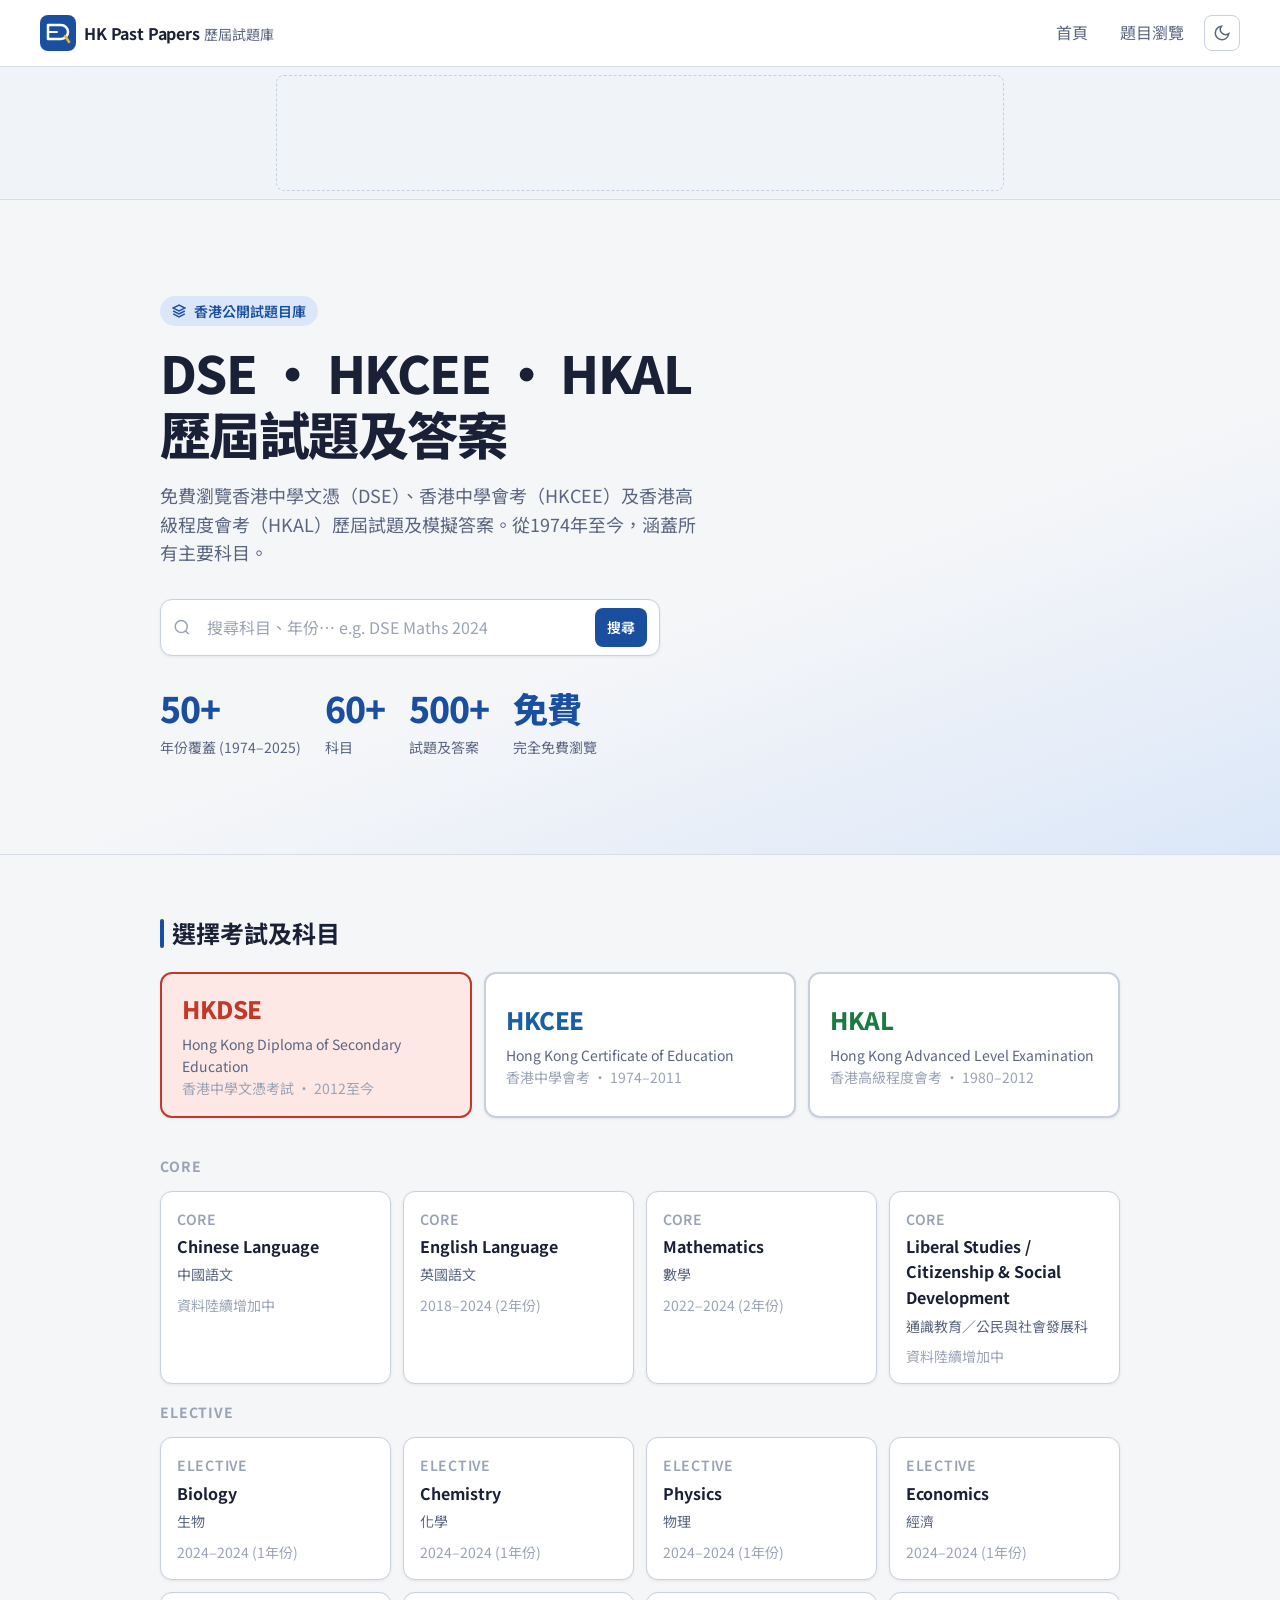
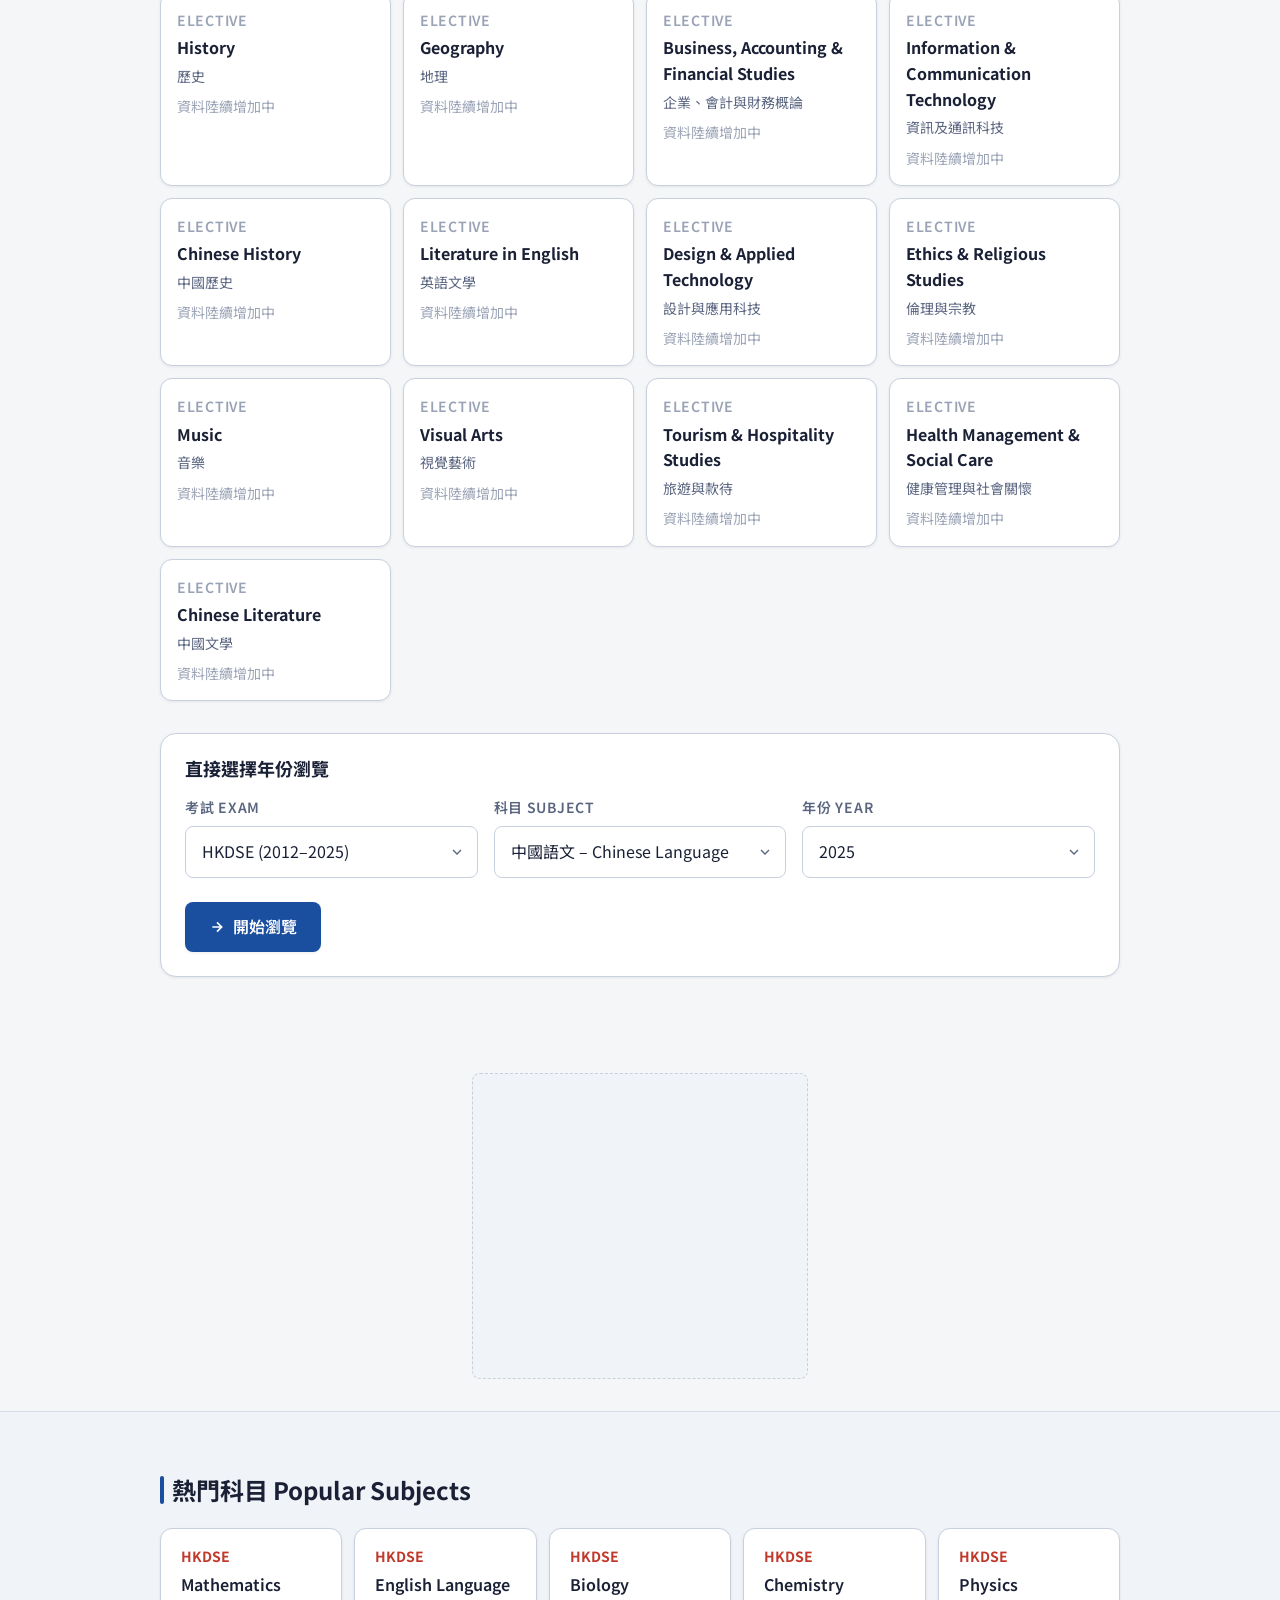
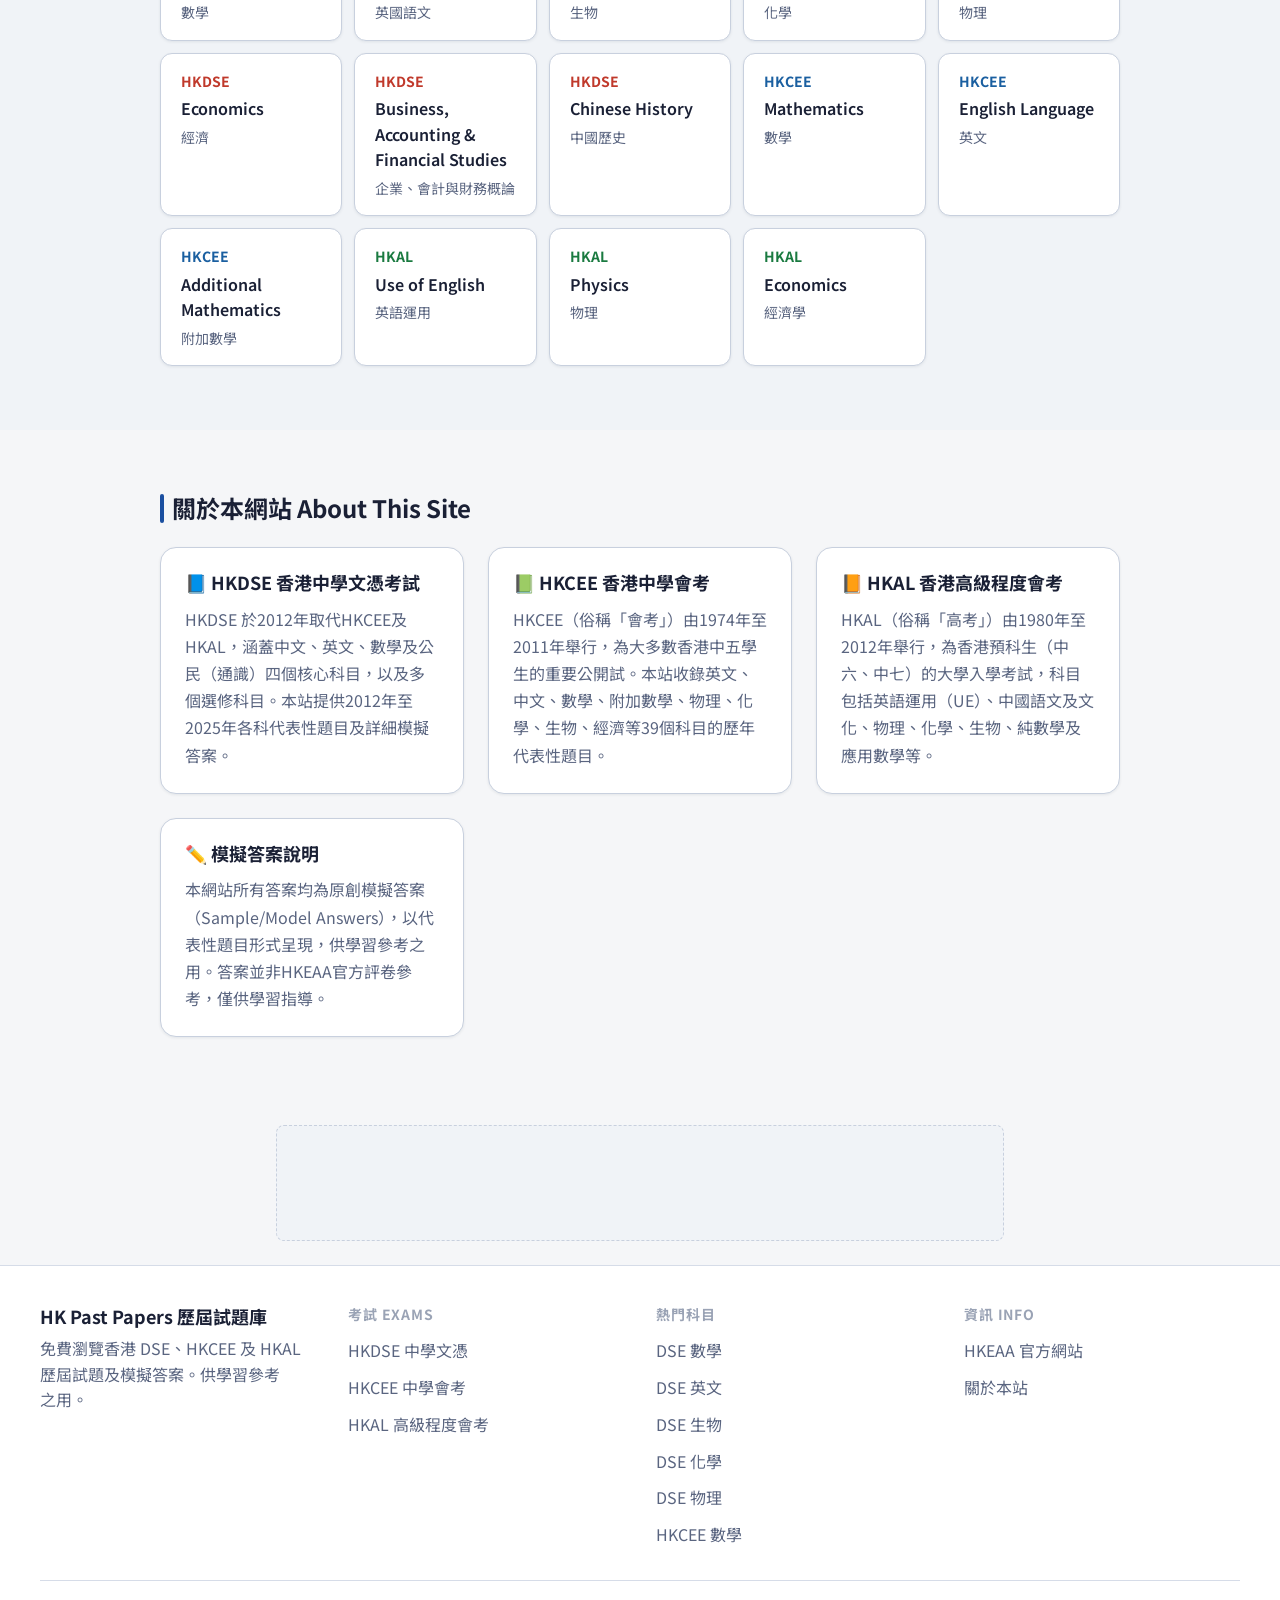
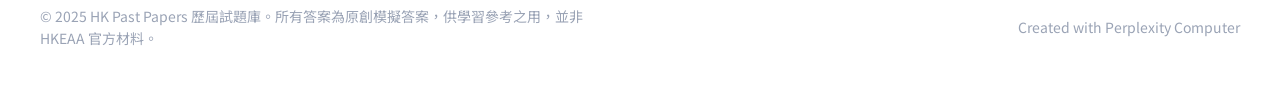
<file: index.html>
<!DOCTYPE html>
<html lang="zh-Hant" data-theme="light">
<head>
<!--
   ______                            __
  / ____/___  ____ ___  ____  __  __/ /____  _____
 / /   / __ \/ __ `__ \/ __ \/ / / / __/ _ \/ ___/
/ /___/ /_/ / / / / / / /_/ / /_/ / /_/  __/ /
\____/\____/_/ /_/ /_/ .___/\__,_/\__/\___/_/
                    /_/
        Created with Perplexity Computer
        https://www.perplexity.ai/computer
-->
<meta name="generator" content="Perplexity Computer">
<meta name="author" content="Perplexity Computer">
<meta property="og:see_also" content="https://www.perplexity.ai/computer">
<link rel="author" href="https://www.perplexity.ai/computer">
<meta charset="UTF-8">
<meta name="viewport" content="width=device-width, initial-scale=1.0">
<title>DSE Past Papers 歷屆試題 | HKDSE HKCEE HKAL 試題庫及模擬答案</title>
<meta name="description" content="免費瀏覽香港DSE、HKCEE（會考）及HKAL（高考）歷屆試題及模擬答案。涵蓋1974年至今，中、英、數、物、化、生、經濟等所有科目。Free online HK DSE HKCEE HKAL past papers with model answers.">
<meta name="keywords" content="DSE past paper, HKCEE past paper, HKAL past paper, 香港會考, 香港高考, 香港中學文憑, 歷屆試題, 試題答案, 模擬答案, maths past paper, physics past paper, chemistry past paper, biology past paper, economics DSE">
<meta property="og:title" content="DSE Past Papers 歷屆試題庫 – HKDSE HKCEE HKAL">
<meta property="og:description" content="免費瀏覽香港DSE、HKCEE及HKAL歷屆試題及模擬答案。涵蓋1974年至今所有主要科目。">
<meta property="og:type" content="website">
<meta name="robots" content="index, follow">
<link rel="canonical" href="./index.html">

<!-- Structured Data for Google -->
<script type="application/ld+json">
{
  "@context": "https://schema.org",
  "@type": "WebSite",
  "name": "HK Past Papers 香港試題庫",
  "description": "Hong Kong DSE HKCEE HKAL past papers database with model answers",
  "url": "./",
  "inLanguage": ["zh-Hant", "en"],
  "creator": {"@type": "SoftwareApplication", "name": "Perplexity Computer", "url": "https://www.perplexity.ai/computer"},
  "potentialAction": {
    "@type": "SearchAction",
    "target": "./viewer.html?q={search_term_string}",
    "query-input": "required name=search_term_string"
  }
}
</script>

<link rel="preconnect" href="https://fonts.googleapis.com">
<link rel="preconnect" href="https://fonts.gstatic.com" crossorigin>
<link href="https://fonts.googleapis.com/css2?family=Inter:wght@400;500;600;700;800&family=Noto+Sans+TC:wght@400;500;700;900&display=swap" rel="stylesheet">
<link rel="stylesheet" href="./base.css">
<link rel="stylesheet" href="./style.css">

<!-- Google AdSense — replace with your actual publisher ID -->
<script async src="https://pagead2.googlesyndication.com/pagead/js/adsbygoogle.js?client=ca-pub-5270399758709907" crossorigin="anonymous"></script>
</head>
<body>

<!-- Skip link -->
<a href="#main" class="sr-only" style="position:fixed;top:var(--space-4);left:var(--space-4);background:var(--color-primary);color:white;padding:var(--space-2) var(--space-4);border-radius:var(--radius-md);z-index:999;text-decoration:none;font-size:var(--text-sm)">跳至主要內容</a>

<!-- ── HEADER ── -->
<header class="site-header" role="banner">
  <div class="container nav-inner">
    <a href="./index.html" class="site-logo" aria-label="DSE Past Papers 首頁">
      <svg width="36" height="36" viewBox="0 0 36 36" fill="none" aria-hidden="true">
        <rect width="36" height="36" rx="8" fill="#1a4fa0"/>
        <path d="M8 10h13a7 7 0 0 1 0 14H8z" fill="none" stroke="white" stroke-width="2.5" stroke-linejoin="round"/>
        <path d="M8 17h9" stroke="white" stroke-width="2" stroke-linecap="round"/>
        <line x1="25" y1="21" x2="29" y2="27" stroke="#f0b030" stroke-width="2.5" stroke-linecap="round"/>
      </svg>
      <div>
        <span class="logo-text">HK Past Papers</span>
        <span class="logo-sub">歷屆試題庫</span>
      </div>
    </a>
    <nav class="nav-actions" aria-label="主導航">
      <a href="./index.html" style="font-size:var(--text-sm);color:var(--color-text-muted);text-decoration:none;padding:var(--space-2) var(--space-3);" aria-current="page">首頁</a>
      <a href="./viewer.html" style="font-size:var(--text-sm);color:var(--color-text-muted);text-decoration:none;padding:var(--space-2) var(--space-3);">題目瀏覽</a>
      <button class="btn-theme" data-theme-toggle aria-label="切換深色/淺色模式">
        <svg width="18" height="18" viewBox="0 0 24 24" fill="none" stroke="currentColor" stroke-width="2" aria-hidden="true"><path d="M21 12.79A9 9 0 1 1 11.21 3 7 7 0 0 0 21 12.79z"/></svg>
      </button>
    </nav>
  </div>
</header>

<!-- ── TOP AD (Leaderboard 728×90) ── -->
<div style="background:var(--color-surface-2);border-bottom:1px solid var(--color-divider);">
  <div class="container" style="padding-block:var(--space-2);">
    <div class="ad-banner ad-banner--wide" style="max-width:728px;margin-inline:auto;" aria-label="廣告">
      <!-- Google AdSense: Leaderboard 728x90 -->
      <ins class="adsbygoogle" style="display:inline-block;width:728px;height:90px" data-ad-client="ca-pub-5270399758709907" data-ad-slot="4778893073"></ins>
          <script>(adsbygoogle = window.adsbygoogle || []).push({});</script>
    </div>
  </div>
</div>

<main id="main">

  <!-- ── HERO ── -->
  <section class="hero" aria-labelledby="hero-heading">
    <div class="container--narrow">
      <div class="hero-badge">
        <svg width="14" height="14" viewBox="0 0 24 24" fill="none" stroke="currentColor" stroke-width="2.5" aria-hidden="true"><path d="M12 2L2 7l10 5 10-5-10-5zM2 17l10 5 10-5M2 12l10 5 10-5"/></svg>
        香港公開試題目庫
      </div>
      <h1 id="hero-heading">DSE · HKCEE · HKAL<br>歷屆試題及答案</h1>
      <p class="hero-sub">免費瀏覽香港中學文憑（DSE）、香港中學會考（HKCEE）及香港高級程度會考（HKAL）歷屆試題及模擬答案。從1974年至今，涵蓋所有主要科目。</p>

      <!-- Search -->
      <form class="search-bar" action="./viewer.html" method="get" role="search" aria-label="搜尋試題">
        <svg width="18" height="18" viewBox="0 0 24 24" fill="none" stroke="var(--color-text-faint)" stroke-width="2" style="flex-shrink:0" aria-hidden="true"><circle cx="11" cy="11" r="8"/><path d="m21 21-4.35-4.35"/></svg>
        <input class="search-input" type="search" name="q" placeholder="搜尋科目、年份… e.g. DSE Maths 2024" aria-label="搜尋試題">
        <button class="search-btn" type="submit">搜尋</button>
      </form>

      <div class="hero-stats" aria-label="網站統計">
        <div class="stat"><span class="stat-num">50+</span><span class="stat-label">年份覆蓋 (1974–2025)</span></div>
        <div class="stat"><span class="stat-num">60+</span><span class="stat-label">科目</span></div>
        <div class="stat"><span class="stat-num">500+</span><span class="stat-label">試題及答案</span></div>
        <div class="stat"><span class="stat-num">免費</span><span class="stat-label">完全免費瀏覽</span></div>
      </div>
    </div>
  </section>

  <!-- ── EXAM SELECTOR ── -->
  <section class="selector-section" id="selector" aria-labelledby="selector-heading">
    <div class="container--narrow">
      <h2 class="section-title" id="selector-heading">選擇考試及科目</h2>

      <!-- Exam type tabs -->
      <div class="exam-tabs" role="tablist" aria-label="考試種類">
        <button class="exam-tab active" role="tab" aria-selected="true" aria-controls="subjects-panel" data-exam="dse" id="tab-dse">
          <span class="exam-tab-label">HKDSE</span>
          <span class="exam-tab-name">Hong Kong Diploma of Secondary Education</span>
          <span class="exam-tab-cn">香港中學文憑考試 · 2012至今</span>
        </button>
        <button class="exam-tab" role="tab" aria-selected="false" aria-controls="subjects-panel" data-exam="hkcee" id="tab-hkcee">
          <span class="exam-tab-label">HKCEE</span>
          <span class="exam-tab-name">Hong Kong Certificate of Education</span>
          <span class="exam-tab-cn">香港中學會考 · 1974–2011</span>
        </button>
        <button class="exam-tab" role="tab" aria-selected="false" aria-controls="subjects-panel" data-exam="hkal" id="tab-hkal">
          <span class="exam-tab-label">HKAL</span>
          <span class="exam-tab-name">Hong Kong Advanced Level Examination</span>
          <span class="exam-tab-cn">香港高級程度會考 · 1980–2012</span>
        </button>
      </div>

      <!-- Subject grid -->
      <div id="subjects-panel" role="tabpanel" aria-labelledby="tab-dse">
        <div class="subjects-grid" id="subjects-grid" aria-label="可選科目"></div>
      </div>

      <!-- Year / Paper Quick Go -->
      <div style="margin-top:var(--space-8);padding:var(--space-6);background:var(--color-surface);border:1px solid var(--color-border);border-radius:var(--radius-xl);box-shadow:var(--shadow-sm);">
        <h3 style="font-size:var(--text-base);font-weight:700;margin-bottom:var(--space-4);">直接選擇年份瀏覽</h3>
        <div class="filter-grid">
          <div class="filter-group">
            <label class="filter-label" for="sel-exam">考試 Exam</label>
            <select class="filter-select" id="sel-exam" aria-label="選擇考試種類">
              <option value="dse">HKDSE (2012–2025)</option>
              <option value="hkcee">HKCEE (1974–2011)</option>
              <option value="hkal">HKAL (1980–2012)</option>
            </select>
          </div>
          <div class="filter-group">
            <label class="filter-label" for="sel-subject">科目 Subject</label>
            <select class="filter-select" id="sel-subject" aria-label="選擇科目"></select>
          </div>
          <div class="filter-group">
            <label class="filter-label" for="sel-year">年份 Year</label>
            <select class="filter-select" id="sel-year" aria-label="選擇年份"></select>
          </div>
        </div>
        <button class="btn-search" id="btn-go" aria-label="開始瀏覽試題">
          <svg width="16" height="16" viewBox="0 0 24 24" fill="none" stroke="currentColor" stroke-width="2.5" aria-hidden="true"><path d="M5 12h14M12 5l7 7-7 7"/></svg>
          開始瀏覽
        </button>
      </div>

    </div>
  </section>

  <!-- ── IN-CONTENT AD (Rectangle 336×280) ── -->
  <div class="container--narrow" style="margin-block:var(--space-4)">
    <div class="ad-banner ad-banner--in-content" style="max-width:336px;margin-inline:auto;" aria-label="廣告">
      <!-- Google AdSense: Rectangle 336x280 — high CTR placement -->
      <ins class="adsbygoogle" style="display:block;width:336px;height:280px" data-ad-client="ca-pub-5270399758709907" data-ad-slot="4778893073"></ins>
          <script>(adsbygoogle = window.adsbygoogle || []).push({});</script>
    </div>
  </div>

  <!-- ── POPULAR QUICK LINKS ── -->
  <section class="popular-section" aria-labelledby="popular-heading">
    <div class="container--narrow">
      <h2 class="section-title" id="popular-heading">熱門科目 Popular Subjects</h2>
      <div class="pop-grid" id="popular-grid" role="list" aria-label="熱門科目快速連結"></div>
    </div>
  </section>

  <!-- ── ABOUT / SEO CONTENT ── -->
  <section class="info-section" aria-labelledby="about-heading">
    <div class="container--narrow">
      <h2 class="section-title" id="about-heading">關於本網站 About This Site</h2>
      <div class="info-grid">
        <article class="info-card">
          <h3>📘 HKDSE 香港中學文憑考試</h3>
          <p>HKDSE 於2012年取代HKCEE及HKAL，涵蓋中文、英文、數學及公民（通識）四個核心科目，以及多個選修科目。本站提供2012年至2025年各科代表性題目及詳細模擬答案。</p>
        </article>
        <article class="info-card">
          <h3>📗 HKCEE 香港中學會考</h3>
          <p>HKCEE（俗稱「會考」）由1974年至2011年舉行，為大多數香港中五學生的重要公開試。本站收錄英文、中文、數學、附加數學、物理、化學、生物、經濟等39個科目的歷年代表性題目。</p>
        </article>
        <article class="info-card">
          <h3>📙 HKAL 香港高級程度會考</h3>
          <p>HKAL（俗稱「高考」）由1980年至2012年舉行，為香港預科生（中六、中七）的大學入學考試，科目包括英語運用（UE）、中國語文及文化、物理、化學、生物、純數學及應用數學等。</p>
        </article>
        <article class="info-card">
          <h3>✏️ 模擬答案說明</h3>
          <p>本網站所有答案均為原創模擬答案（Sample/Model Answers），以代表性題目形式呈現，供學習參考之用。答案並非HKEAA官方評卷參考，僅供學習指導。</p>
        </article>
      </div>
    </div>
  </section>

  <!-- ── BOTTOM AD (Leaderboard) ── -->
  <div class="container--narrow" style="padding-block:var(--space-6)">
    <div class="ad-banner ad-banner--wide" style="max-width:728px;margin-inline:auto;" aria-label="廣告">
      <!-- Google AdSense: Leaderboard 728x90 -->
      <ins class="adsbygoogle" style="display:inline-block;width:728px;height:90px" data-ad-client="ca-pub-5270399758709907" data-ad-slot="4778893073"></ins>
          <script>(adsbygoogle = window.adsbygoogle || []).push({});</script>
    </div>
  </div>

</main>

<!-- ── FOOTER ── -->
<footer class="site-footer" role="contentinfo">
  <div class="container">
    <div class="footer-inner">
      <div class="footer-brand">
        <h3>HK Past Papers 歷屆試題庫</h3>
        <p>免費瀏覽香港 DSE、HKCEE 及 HKAL 歷屆試題及模擬答案。供學習參考之用。</p>
      </div>
      <div class="footer-col">
        <h4>考試 Exams</h4>
        <ul class="footer-links">
          <li><a href="./viewer.html?exam=dse">HKDSE 中學文憑</a></li>
          <li><a href="./viewer.html?exam=hkcee">HKCEE 中學會考</a></li>
          <li><a href="./viewer.html?exam=hkal">HKAL 高級程度會考</a></li>
        </ul>
      </div>
      <div class="footer-col">
        <h4>熱門科目</h4>
        <ul class="footer-links">
          <li><a href="./viewer.html?subject=dse_maths">DSE 數學</a></li>
          <li><a href="./viewer.html?subject=dse_english">DSE 英文</a></li>
          <li><a href="./viewer.html?subject=dse_bio">DSE 生物</a></li>
          <li><a href="./viewer.html?subject=dse_chem">DSE 化學</a></li>
          <li><a href="./viewer.html?subject=dse_phy">DSE 物理</a></li>
          <li><a href="./viewer.html?subject=hkcee_maths">HKCEE 數學</a></li>
        </ul>
      </div>
      <div class="footer-col">
        <h4>資訊 Info</h4>
        <ul class="footer-links">
          <li><a href="https://www.hkeaa.edu.hk" target="_blank" rel="noopener noreferrer">HKEAA 官方網站</a></li>
          <li><a href="#about-heading">關於本站</a></li>
        </ul>
      </div>
    </div>
    <div class="footer-bottom">
      <p>© 2025 HK Past Papers 歷屆試題庫。所有答案為原創模擬答案，供學習參考之用，並非 HKEAA 官方材料。</p>
      <a href="https://www.perplexity.ai/computer" target="_blank" rel="noopener noreferrer" style="font-size:var(--text-xs);color:var(--color-text-faint);">Created with Perplexity Computer</a>
    </div>
  </div>
</footer>

<script src="./data/questions.js"></script>
<script>
// ── THEME TOGGLE ──
(function(){
  const t = document.querySelector('[data-theme-toggle]');
  const r = document.documentElement;
  let d = matchMedia('(prefers-color-scheme:dark)').matches ? 'dark' : 'light';
  r.setAttribute('data-theme', d);
  updateThemeIcon(t, d);
  t && t.addEventListener('click', () => {
    d = d === 'dark' ? 'light' : 'dark';
    r.setAttribute('data-theme', d);
    updateThemeIcon(t, d);
  });
  function updateThemeIcon(btn, theme) {
    if (!btn) return;
    btn.setAttribute('aria-label', theme === 'dark' ? '切換至淺色模式' : '切換至深色模式');
    btn.innerHTML = theme === 'dark'
      ? '<svg width="18" height="18" viewBox="0 0 24 24" fill="none" stroke="currentColor" stroke-width="2" aria-hidden="true"><circle cx="12" cy="12" r="5"/><path d="M12 1v2M12 21v2M4.22 4.22l1.42 1.42M18.36 18.36l1.42 1.42M1 12h2M21 12h2M4.22 19.78l1.42-1.42M18.36 5.64l1.42-1.42"/></svg>'
      : '<svg width="18" height="18" viewBox="0 0 24 24" fill="none" stroke="currentColor" stroke-width="2" aria-hidden="true"><path d="M21 12.79A9 9 0 1 1 11.21 3 7 7 0 0 0 21 12.79z"/></svg>';
  }
})();

// ── EXAM TAB LOGIC ──
let currentExam = 'dse';
const tabs = document.querySelectorAll('.exam-tab');
tabs.forEach(tab => {
  tab.addEventListener('click', () => {
    tabs.forEach(t => { t.classList.remove('active'); t.setAttribute('aria-selected','false'); });
    tab.classList.add('active'); tab.setAttribute('aria-selected','true');
    currentExam = tab.dataset.exam;
    renderSubjectGrid(currentExam);
    updateFilterSelects();
  });
});

// ── SUBJECT GRID ──
function renderSubjectGrid(examId) {
  const grid = document.getElementById('subjects-grid');
  const subjects = getSubjectsForExam(examId);
  if (!subjects.length) { grid.innerHTML = '<p style="color:var(--color-text-muted);font-size:var(--text-sm)">暫無科目資料</p>'; return; }

  // Group by category
  const cats = {};
  subjects.forEach(s => { (cats[s.cat] = cats[s.cat]||[]).push(s); });

  let html = '';
  Object.entries(cats).forEach(([cat, subs]) => {
    html += `<div style="grid-column:1/-1;"><span style="font-size:var(--text-xs);font-weight:700;text-transform:uppercase;letter-spacing:0.06em;color:var(--color-text-faint);">${cat}</span></div>`;
    subs.forEach(s => {
      const years = getYearsForSubject(s.id);
      const yearText = years.length ? `${years[0]}–${years[years.length-1]} (${years.length}年份)` : '資料陸續增加中';
      html += `<a href="./viewer.html?subject=${s.id}" class="subject-card" role="listitem" aria-label="${s.chinese} ${s.name}">
        <div class="subject-cat">${cat}</div>
        <div class="subject-name">${s.name}</div>
        <div class="subject-cn">${s.chinese}</div>
        <div class="subject-years">${yearText}</div>
      </a>`;
    });
  });
  grid.innerHTML = html;
}

// ── FILTER SELECTS ──
function updateFilterSelects() {
  const examSel = document.getElementById('sel-exam');
  const examId = examSel.value;
  const subjectSel = document.getElementById('sel-subject');
  const yearSel = document.getElementById('sel-year');

  const subjects = getSubjectsForExam(examId);
  subjectSel.innerHTML = subjects.map(s => `<option value="${s.id}">${s.chinese} – ${s.name}</option>`).join('');

  updateYearSelect();
}
function updateYearSelect() {
  const subjectId = document.getElementById('sel-subject').value;
  const yearSel = document.getElementById('sel-year');
  const years = getYearsForSubject(subjectId);
  const examId = document.getElementById('sel-exam').value;
  const allYears = DB.exams[examId]?.years || [];
  const displayYears = years.length ? years : allYears;
  yearSel.innerHTML = displayYears.slice().reverse().map(y => `<option value="${y}">${y}</option>`).join('');
}

document.getElementById('sel-exam').addEventListener('change', updateFilterSelects);
document.getElementById('sel-subject').addEventListener('change', updateYearSelect);

document.getElementById('btn-go').addEventListener('click', () => {
  const subject = document.getElementById('sel-subject').value;
  const year = document.getElementById('sel-year').value;
  window.location.href = `./viewer.html?subject=${subject}&year=${year}`;
});

// ── POPULAR SUBJECTS ──
const popularLinks = [
  { id: 'dse_maths',   label: 'HKDSE', name: '數學 Maths' },
  { id: 'dse_english', label: 'HKDSE', name: '英文 English' },
  { id: 'dse_bio',     label: 'HKDSE', name: '生物 Biology' },
  { id: 'dse_chem',    label: 'HKDSE', name: '化學 Chemistry' },
  { id: 'dse_phy',     label: 'HKDSE', name: '物理 Physics' },
  { id: 'dse_econ',    label: 'HKDSE', name: '經濟 Economics' },
  { id: 'dse_bafs',    label: 'HKDSE', name: '企業 BAFS' },
  { id: 'dse_chist',   label: 'HKDSE', name: '中史 Chinese History' },
  { id: 'hkcee_maths', label: 'HKCEE', name: '數學 Maths' },
  { id: 'hkcee_english',label:'HKCEE', name: '英文 English' },
  { id: 'hkcee_addmaths',label:'HKCEE',name:'附加數 Add.Maths' },
  { id: 'hkal_uoe',    label: 'HKAL',  name: 'Use of English' },
  { id: 'hkal_phy',    label: 'HKAL',  name: '物理 Physics' },
  { id: 'hkal_econ',   label: 'HKAL',  name: '經濟學 Economics' },
];
const popGrid = document.getElementById('popular-grid');
popGrid.innerHTML = popularLinks.map(p => {
  const sub = DB.subjects[p.id];
  const colorClass = p.label === 'HKDSE' ? 'color:var(--color-dse)' : p.label === 'HKCEE' ? 'color:var(--color-hkcee)' : 'color:var(--color-hkal)';
  return `<a href="./viewer.html?subject=${p.id}" class="pop-card" role="listitem">
    <span class="pop-exam" style="${colorClass}">${p.label}</span>
    <span class="pop-name">${sub ? sub.name : p.name.split(' ').slice(-1)[0]}</span>
    <span class="pop-cn">${sub ? sub.chinese : ''}</span>
  </a>`;
}).join('');

// ── INIT ──
renderSubjectGrid('dse');
updateFilterSelects();
</script>

</body>
</html>
</file>
<file: base.css>
*, *::before, *::after { box-sizing: border-box; margin: 0; padding: 0; }
html {
  -webkit-text-size-adjust: none; text-size-adjust: none;
  -webkit-font-smoothing: antialiased; -moz-osx-font-smoothing: grayscale;
  text-rendering: optimizeLegibility; scroll-behavior: smooth;
  scroll-padding-top: 4rem;
}
body {
  min-height: 100dvh; line-height: 1.6;
  font-family: var(--font-body, sans-serif);
  font-size: var(--text-base); color: var(--color-text);
  background-color: var(--color-bg);
}
img, picture, video, canvas, svg { display: block; max-width: 100%; height: auto; }
ul[role="list"], ol[role="list"] { list-style: none; }
input, button, textarea, select { font: inherit; color: inherit; }
h1,h2,h3,h4,h5,h6 { text-wrap: balance; line-height: 1.2; }
p, li, figcaption { text-wrap: pretty; max-width: 72ch; }
::selection { background: oklch(from var(--color-primary) l c h / 0.2); color: var(--color-text); }
:focus-visible { outline: 2px solid var(--color-primary); outline-offset: 3px; border-radius: var(--radius-sm); }
@media (prefers-reduced-motion: reduce) {
  *, *::before, *::after {
    animation-duration: 0.01ms !important;
    animation-iteration-count: 1 !important;
    transition-duration: 0.01ms !important;
    scroll-behavior: auto !important;
  }
}
button { cursor: pointer; background: none; border: none; }
table { border-collapse: collapse; width: 100%; }
a, button, [role="button"], input, textarea, select {
  transition: color 180ms cubic-bezier(0.16,1,0.3,1),
              background 180ms cubic-bezier(0.16,1,0.3,1),
              border-color 180ms cubic-bezier(0.16,1,0.3,1),
              box-shadow 180ms cubic-bezier(0.16,1,0.3,1);
}
.sr-only {
  position: absolute; width: 1px; height: 1px; padding: 0; margin: -1px;
  overflow: hidden; clip: rect(0,0,0,0); white-space: nowrap; border-width: 0;
}
</file>
<file: style.css>
/* ── DESIGN TOKENS ── */
:root, [data-theme="light"] {
  --text-xs:   clamp(0.75rem,  0.7rem  + 0.25vw, 0.875rem);
  --text-sm:   clamp(0.875rem, 0.8rem  + 0.35vw, 1rem);
  --text-base: clamp(1rem,     0.95rem + 0.25vw, 1.125rem);
  --text-lg:   clamp(1.125rem, 1rem    + 0.75vw, 1.5rem);
  --text-xl:   clamp(1.5rem,   1.2rem  + 1.25vw, 2.25rem);
  --text-2xl:  clamp(2rem,     1.2rem  + 2.5vw,  3.5rem);

  --space-1: .25rem; --space-2: .5rem; --space-3: .75rem; --space-4: 1rem;
  --space-5: 1.25rem; --space-6: 1.5rem; --space-8: 2rem; --space-10: 2.5rem;
  --space-12: 3rem; --space-16: 4rem; --space-20: 5rem; --space-24: 6rem;

  --color-bg:             #f5f6f8;
  --color-surface:        #ffffff;
  --color-surface-2:      #f0f3f7;
  --color-surface-offset: #e8ecf2;
  --color-divider:        #d6dce8;
  --color-border:         #c8d0de;

  --color-text:           #1a2035;
  --color-text-muted:     #5a6580;
  --color-text-faint:     #9aa3b5;

  --color-primary:        #1a4fa0;
  --color-primary-hover:  #163f82;
  --color-primary-active: #112e60;
  --color-primary-light:  #dbe7f8;

  --color-dse:            #c0392b;
  --color-dse-light:      #fde8e6;
  --color-hkcee:          #1a5fa0;
  --color-hkcee-light:    #dbeafa;
  --color-hkal:           #1a7a40;
  --color-hkal-light:     #dbf5e6;

  --color-gold:           #d4900a;
  --color-success:        #1a7a40;
  --color-error:          #c0392b;

  --radius-sm: .375rem; --radius-md: .5rem; --radius-lg: .75rem;
  --radius-xl: 1rem; --radius-2xl: 1.5rem; --radius-full: 9999px;

  --shadow-sm: 0 1px 3px oklch(0.25 0.05 240 / 0.08);
  --shadow-md: 0 4px 16px oklch(0.25 0.05 240 / 0.10);
  --shadow-lg: 0 8px 32px oklch(0.25 0.05 240 / 0.14);

  --content-narrow: 640px; --content-default: 960px;
  --content-wide: 1200px; --content-full: 100%;

  --font-body: 'Noto Sans TC', 'Inter', 'Helvetica Neue', sans-serif;
  --font-display: 'Inter', 'Noto Sans TC', sans-serif;
  --font-mono: 'JetBrains Mono', 'Fira Code', monospace;

  --transition: 180ms cubic-bezier(0.16,1,0.3,1);
}

[data-theme="dark"] {
  --color-bg:             #101520;
  --color-surface:        #161c2c;
  --color-surface-2:      #1c2438;
  --color-surface-offset: #1a2030;
  --color-divider:        #252f45;
  --color-border:         #2e3a55;
  --color-text:           #d0d8ea;
  --color-text-muted:     #7885a0;
  --color-text-faint:     #4a5570;
  --color-primary:        #4d90e0;
  --color-primary-hover:  #3a7acc;
  --color-primary-active: #2a60a8;
  --color-primary-light:  #1a2e50;
  --color-dse:            #e05555;
  --color-dse-light:      #2a1818;
  --color-hkcee:          #4d90e0;
  --color-hkcee-light:    #142040;
  --color-hkal:           #40c070;
  --color-hkal-light:     #0e2a18;
  --color-gold:           #f0b030;
  --shadow-sm: 0 1px 3px #0004;
  --shadow-md: 0 4px 16px #0006;
  --shadow-lg: 0 8px 32px #0008;
}

@media (prefers-color-scheme: dark) {
  :root:not([data-theme]) {
    --color-bg: #101520; --color-surface: #161c2c; --color-surface-2: #1c2438;
    --color-surface-offset: #1a2030; --color-divider: #252f45; --color-border: #2e3a55;
    --color-text: #d0d8ea; --color-text-muted: #7885a0; --color-text-faint: #4a5570;
    --color-primary: #4d90e0; --color-primary-hover: #3a7acc; --color-primary-active: #2a60a8;
    --color-primary-light: #1a2e50;
    --color-dse: #e05555; --color-dse-light: #2a1818;
    --color-hkcee: #4d90e0; --color-hkcee-light: #142040;
    --color-hkal: #40c070; --color-hkal-light: #0e2a18;
    --color-gold: #f0b030;
    --shadow-sm: 0 1px 3px #0004; --shadow-md: 0 4px 16px #0006; --shadow-lg: 0 8px 32px #0008;
  }
}

/* ── LAYOUT ── */
.container { width: min(var(--content-wide), 100% - var(--space-8)); margin-inline: auto; }
.container--narrow { width: min(var(--content-default), 100% - var(--space-8)); margin-inline: auto; }

/* ── HEADER / NAV ── */
.site-header {
  position: sticky; top: 0; z-index: 100;
  background: color-mix(in oklab, var(--color-surface) 92%, transparent);
  backdrop-filter: blur(12px); -webkit-backdrop-filter: blur(12px);
  border-bottom: 1px solid var(--color-divider);
  padding-block: var(--space-3);
}
.nav-inner {
  display: flex; align-items: center; justify-content: space-between; gap: var(--space-4);
}
.site-logo {
  display: flex; align-items: center; gap: var(--space-2);
  text-decoration: none; color: var(--color-text);
}
.site-logo svg { flex-shrink: 0; }
.logo-text { font-size: var(--text-sm); font-weight: 700; letter-spacing: -0.01em; line-height: 1.2; }
.logo-sub { font-size: var(--text-xs); color: var(--color-text-muted); font-weight: 400; }
.nav-actions { display: flex; align-items: center; gap: var(--space-2); }
.btn-theme {
  width: 36px; height: 36px; border-radius: var(--radius-md);
  display: flex; align-items: center; justify-content: center;
  color: var(--color-text-muted); border: 1px solid var(--color-border);
}
.btn-theme:hover { background: var(--color-surface-2); color: var(--color-text); }

/* ── HERO ── */
.hero {
  padding-block: clamp(var(--space-12), 8vw, var(--space-24));
  background: linear-gradient(160deg, var(--color-bg) 60%, var(--color-primary-light));
  border-bottom: 1px solid var(--color-divider);
}
.hero-badge {
  display: inline-flex; align-items: center; gap: var(--space-2);
  background: var(--color-primary-light); color: var(--color-primary);
  padding: var(--space-1) var(--space-3); border-radius: var(--radius-full);
  font-size: var(--text-xs); font-weight: 600; margin-bottom: var(--space-4);
}
.hero h1 {
  font-size: var(--text-2xl); font-weight: 800; color: var(--color-text);
  letter-spacing: -0.03em; margin-bottom: var(--space-4); max-width: 18ch;
}
.hero-sub {
  font-size: var(--text-base); color: var(--color-text-muted);
  max-width: 55ch; margin-bottom: var(--space-8);
}
.hero-stats {
  display: flex; flex-wrap: wrap; gap: var(--space-6); margin-top: var(--space-6);
}
.stat { display: flex; flex-direction: column; }
.stat-num { font-size: var(--text-xl); font-weight: 800; color: var(--color-primary); letter-spacing: -0.03em; }
.stat-label { font-size: var(--text-xs); color: var(--color-text-muted); }

/* ── AD BANNER (Top) ── */
.ad-banner {
  background: var(--color-surface-2);
  border: 1px dashed var(--color-border);
  border-radius: var(--radius-md);
  padding: var(--space-3) var(--space-4);
  text-align: center;
  color: var(--color-text-faint);
  font-size: var(--text-xs);
  min-height: 90px;
  display: flex; align-items: center; justify-content: center;
}
.ad-banner--wide { min-height: 90px; }
.ad-banner--sidebar { min-height: 250px; }
.ad-banner--in-content { min-height: 280px; margin-block: var(--space-8); }

/* ── SELECTOR PANEL ── */
.selector-section {
  padding-block: clamp(var(--space-8), 5vw, var(--space-16));
}
.section-title {
  font-size: var(--text-lg); font-weight: 700; color: var(--color-text);
  margin-bottom: var(--space-6); display: flex; align-items: center; gap: var(--space-2);
}
.section-title::before {
  content: ''; display: block; width: 4px; height: 1.2em;
  background: var(--color-primary); border-radius: 2px;
}

/* Exam type cards */
.exam-tabs { display: flex; gap: var(--space-3); flex-wrap: wrap; margin-bottom: var(--space-8); }
.exam-tab {
  flex: 1; min-width: 160px;
  padding: var(--space-4) var(--space-5);
  border: 2px solid var(--color-border);
  border-radius: var(--radius-lg);
  background: var(--color-surface);
  cursor: pointer; text-align: left;
  box-shadow: var(--shadow-sm);
}
.exam-tab:hover { box-shadow: var(--shadow-md); transform: translateY(-1px); }
.exam-tab.active { border-color: var(--color-primary); background: var(--color-primary-light); }
.exam-tab.active[data-exam="dse"] { border-color: var(--color-dse); background: var(--color-dse-light); }
.exam-tab.active[data-exam="hkcee"] { border-color: var(--color-hkcee); background: var(--color-hkcee-light); }
.exam-tab.active[data-exam="hkal"] { border-color: var(--color-hkal); background: var(--color-hkal-light); }
.exam-tab-label {
  font-size: var(--text-lg); font-weight: 800; letter-spacing: -0.02em;
  display: block; margin-bottom: var(--space-1);
}
[data-exam="dse"] .exam-tab-label { color: var(--color-dse); }
[data-exam="hkcee"] .exam-tab-label { color: var(--color-hkcee); }
[data-exam="hkal"] .exam-tab-label { color: var(--color-hkal); }
.exam-tab-name { font-size: var(--text-xs); color: var(--color-text-muted); display: block; }
.exam-tab-cn { font-size: var(--text-xs); color: var(--color-text-faint); display: block; }

/* Filter controls */
.filter-grid {
  display: grid;
  grid-template-columns: repeat(auto-fit, minmax(200px, 1fr));
  gap: var(--space-4); margin-bottom: var(--space-6);
}
.filter-group { display: flex; flex-direction: column; gap: var(--space-2); }
.filter-label { font-size: var(--text-xs); font-weight: 600; color: var(--color-text-muted); text-transform: uppercase; letter-spacing: 0.05em; }
.filter-select {
  padding: var(--space-3) var(--space-4);
  border: 1px solid var(--color-border);
  border-radius: var(--radius-md);
  background: var(--color-surface);
  color: var(--color-text);
  font-size: var(--text-sm);
  appearance: none;
  background-image: url("data:image/svg+xml,%3Csvg xmlns='http://www.w3.org/2000/svg' width='16' height='16' viewBox='0 0 24 24' fill='none' stroke='%235a6580' stroke-width='2'%3E%3Cpath d='m6 9 6 6 6-6'/%3E%3C/svg%3E");
  background-repeat: no-repeat; background-position: right 12px center;
  padding-right: 2.5rem; cursor: pointer;
}
.filter-select:focus { border-color: var(--color-primary); box-shadow: 0 0 0 3px color-mix(in oklab, var(--color-primary) 15%, transparent); }

.btn-search {
  display: inline-flex; align-items: center; gap: var(--space-2);
  background: var(--color-primary); color: white;
  padding: var(--space-3) var(--space-6);
  border-radius: var(--radius-md); font-size: var(--text-sm);
  font-weight: 600; cursor: pointer; border: none;
  box-shadow: var(--shadow-sm);
}
.btn-search:hover { background: var(--color-primary-hover); box-shadow: var(--shadow-md); transform: translateY(-1px); }
.btn-search:active { background: var(--color-primary-active); transform: none; }

/* ── SUBJECT GRID ── */
.subjects-grid {
  display: grid; grid-template-columns: repeat(auto-fill, minmax(220px, 1fr));
  gap: var(--space-3);
}
.subject-card {
  padding: var(--space-4); border: 1px solid var(--color-border);
  border-radius: var(--radius-lg); background: var(--color-surface);
  cursor: pointer; box-shadow: var(--shadow-sm);
  text-decoration: none; color: var(--color-text);
  display: block; transition: all var(--transition);
}
.subject-card:hover { box-shadow: var(--shadow-md); border-color: var(--color-primary); transform: translateY(-2px); }
.subject-cat {
  font-size: var(--text-xs); font-weight: 600; color: var(--color-text-faint);
  text-transform: uppercase; letter-spacing: 0.05em; margin-bottom: var(--space-1);
}
.subject-name { font-size: var(--text-sm); font-weight: 700; color: var(--color-text); margin-bottom: var(--space-1); }
.subject-cn { font-size: var(--text-xs); color: var(--color-text-muted); }
.subject-years { font-size: var(--text-xs); color: var(--color-text-faint); margin-top: var(--space-2); }

/* ── VIEWER PAGE ── */
.viewer-layout {
  display: grid;
  grid-template-columns: 1fr minmax(0, 160px);
  gap: var(--space-6);
  padding-block: var(--space-8);
  align-items: start;
}
@media (max-width: 768px) {
  .viewer-layout { grid-template-columns: 1fr; }
  .viewer-sidebar { display: none; }
}

.viewer-main { min-width: 0; }
.viewer-sidebar { position: sticky; top: calc(60px + var(--space-4)); }

.breadcrumb {
  display: flex; align-items: center; gap: var(--space-2);
  font-size: var(--text-xs); color: var(--color-text-muted);
  margin-bottom: var(--space-4); flex-wrap: wrap;
}
.breadcrumb a { color: var(--color-primary); text-decoration: none; }
.breadcrumb a:hover { text-decoration: underline; }
.breadcrumb-sep { color: var(--color-text-faint); }

.paper-header {
  padding: var(--space-6);
  background: var(--color-surface);
  border-radius: var(--radius-xl);
  border: 1px solid var(--color-border);
  margin-bottom: var(--space-6);
  box-shadow: var(--shadow-sm);
}
.paper-meta { display: flex; flex-wrap: wrap; gap: var(--space-2); margin-top: var(--space-3); }
.meta-badge {
  display: inline-flex; align-items: center; gap: var(--space-1);
  padding: var(--space-1) var(--space-3);
  border-radius: var(--radius-full); font-size: var(--text-xs); font-weight: 600;
}
.badge-dse { background: var(--color-dse-light); color: var(--color-dse); }
.badge-hkcee { background: var(--color-hkcee-light); color: var(--color-hkcee); }
.badge-hkal { background: var(--color-hkal-light); color: var(--color-hkal); }
.badge-neutral { background: var(--color-surface-2); color: var(--color-text-muted); }
.badge-gold { background: #fef3cd; color: #a06000; }
[data-theme="dark"] .badge-gold { background: #3a2800; color: var(--color-gold); }

/* Question cards */
.question-card {
  background: var(--color-surface);
  border: 1px solid var(--color-border);
  border-radius: var(--radius-xl);
  margin-bottom: var(--space-4);
  overflow: hidden;
  box-shadow: var(--shadow-sm);
}
.question-header {
  display: flex; align-items: center; justify-content: space-between;
  padding: var(--space-4) var(--space-6);
  border-bottom: 1px solid var(--color-divider);
  background: var(--color-surface-2);
  cursor: pointer; gap: var(--space-3);
}
.question-header:hover { background: var(--color-surface-offset); }
.q-num {
  width: 32px; height: 32px; border-radius: var(--radius-full);
  background: var(--color-primary); color: white;
  display: flex; align-items: center; justify-content: center;
  font-size: var(--text-xs); font-weight: 700; flex-shrink: 0;
}
.q-info { flex: 1; }
.q-title { font-size: var(--text-sm); font-weight: 600; color: var(--color-text); }
.q-meta { font-size: var(--text-xs); color: var(--color-text-muted); margin-top: 2px; }
.q-chevron { color: var(--color-text-faint); transition: transform var(--transition); flex-shrink: 0; }
.question-card.open .q-chevron { transform: rotate(180deg); }
.question-body { padding: var(--space-6); }
.question-text {
  font-size: var(--text-base); color: var(--color-text); margin-bottom: var(--space-6);
  line-height: 1.7;
}
.question-text p { margin-bottom: var(--space-3); }
.mc-options { display: grid; gap: var(--space-2); margin-top: var(--space-3); }
.mc-option {
  padding: var(--space-3) var(--space-4);
  border: 1px solid var(--color-border);
  border-radius: var(--radius-md);
  font-size: var(--text-sm); color: var(--color-text);
}

.answer-toggle {
  display: inline-flex; align-items: center; gap: var(--space-2);
  padding: var(--space-2) var(--space-4);
  background: var(--color-primary-light); color: var(--color-primary);
  border: 1px solid color-mix(in oklab, var(--color-primary) 30%, transparent);
  border-radius: var(--radius-md); font-size: var(--text-sm);
  font-weight: 600; cursor: pointer; margin-bottom: var(--space-4);
}
.answer-toggle:hover { background: color-mix(in oklab, var(--color-primary-light) 70%, var(--color-primary)); }
.answer-box {
  background: color-mix(in oklab, var(--color-success) 6%, var(--color-surface));
  border: 1px solid color-mix(in oklab, var(--color-success) 25%, transparent);
  border-radius: var(--radius-lg); padding: var(--space-5) var(--space-6);
  display: none;
}
.answer-box.shown { display: block; }
.answer-box h4 {
  font-size: var(--text-xs); text-transform: uppercase; letter-spacing: 0.08em;
  color: var(--color-success); font-weight: 700; margin-bottom: var(--space-3);
}

/* Math rendering */
.math-block { overflow-x: auto; padding: var(--space-2) 0; }
.answer-box .katex { font-size: 1.05em; }

/* Markdown-rendered answer */
.answer-content h4 { color: var(--color-primary); margin-bottom: var(--space-2); }
.answer-content p { margin-bottom: var(--space-3); font-size: var(--text-sm); }
.answer-content strong { color: var(--color-text); font-weight: 700; }
.answer-content table {
  width: 100%; border-collapse: collapse; margin-block: var(--space-4);
  font-size: var(--text-xs);
}
.answer-content table th, .answer-content table td {
  padding: var(--space-2) var(--space-3);
  border: 1px solid var(--color-border); text-align: left;
}
.answer-content table th { background: var(--color-surface-2); font-weight: 700; }
.answer-content ul, .answer-content ol { padding-left: var(--space-6); margin-bottom: var(--space-3); }
.answer-content li { font-size: var(--text-sm); margin-bottom: var(--space-1); }
.answer-content code {
  background: var(--color-surface-2); padding: 2px 6px;
  border-radius: var(--radius-sm); font-family: var(--font-mono); font-size: 0.9em;
}
.answer-content hr { border: none; border-top: 1px solid var(--color-divider); margin-block: var(--space-4); }

/* Paper tabs */
.paper-tabs-wrapper { margin-bottom: var(--space-6); overflow-x: auto; }
.paper-tabs { display: flex; gap: var(--space-2); padding-bottom: var(--space-1); white-space: nowrap; }
.paper-tab {
  padding: var(--space-2) var(--space-4);
  border: 1px solid var(--color-border); border-radius: var(--radius-full);
  font-size: var(--text-xs); font-weight: 600;
  background: var(--color-surface); cursor: pointer; color: var(--color-text-muted);
}
.paper-tab:hover { border-color: var(--color-primary); color: var(--color-primary); }
.paper-tab.active { background: var(--color-primary); color: white; border-color: var(--color-primary); }

/* Year picker inside viewer */
.year-nav { display: flex; align-items: center; gap: var(--space-2); margin-bottom: var(--space-4); flex-wrap: wrap; }
.year-btn {
  padding: var(--space-1) var(--space-3); border-radius: var(--radius-full);
  font-size: var(--text-xs); font-weight: 600;
  border: 1px solid var(--color-border); background: var(--color-surface);
  cursor: pointer; color: var(--color-text-muted);
}
.year-btn:hover { border-color: var(--color-primary); color: var(--color-primary); }
.year-btn.active { background: var(--color-primary); color: white; border-color: var(--color-primary); }

/* ── POPULAR SUBJECTS ── */
.popular-section { padding-block: clamp(var(--space-8), 5vw, var(--space-16)); background: var(--color-surface-2); border-top: 1px solid var(--color-divider); }
.pop-grid { display: grid; grid-template-columns: repeat(auto-fill, minmax(160px, 1fr)); gap: var(--space-3); }
.pop-card {
  padding: var(--space-4) var(--space-5); border-radius: var(--radius-lg);
  border: 1px solid var(--color-border); background: var(--color-surface);
  text-decoration: none; color: var(--color-text); box-shadow: var(--shadow-sm);
  display: flex; flex-direction: column; gap: var(--space-1);
}
.pop-card:hover { box-shadow: var(--shadow-md); transform: translateY(-2px); }
.pop-exam { font-size: var(--text-xs); font-weight: 700; }
.pop-name { font-size: var(--text-sm); font-weight: 600; }
.pop-cn { font-size: var(--text-xs); color: var(--color-text-muted); }

/* ── SEO INFO SECTION ── */
.info-section { padding-block: clamp(var(--space-8), 5vw, var(--space-16)); }
.info-grid { display: grid; grid-template-columns: repeat(auto-fit, minmax(280px, 1fr)); gap: var(--space-6); }
.info-card {
  padding: var(--space-6); border-radius: var(--radius-xl);
  background: var(--color-surface); border: 1px solid var(--color-border);
  box-shadow: var(--shadow-sm);
}
.info-card h3 { font-size: var(--text-base); font-weight: 700; margin-bottom: var(--space-3); }
.info-card p { font-size: var(--text-sm); color: var(--color-text-muted); line-height: 1.7; }

/* ── FOOTER ── */
.site-footer {
  background: var(--color-surface); border-top: 1px solid var(--color-divider);
  padding-block: var(--space-10);
}
.footer-inner { display: grid; grid-template-columns: repeat(auto-fit, minmax(180px, 1fr)); gap: var(--space-8); }
.footer-brand h3 { font-size: var(--text-base); font-weight: 700; margin-bottom: var(--space-2); }
.footer-brand p { font-size: var(--text-sm); color: var(--color-text-muted); }
.footer-col h4 { font-size: var(--text-xs); font-weight: 700; text-transform: uppercase; letter-spacing: 0.06em; color: var(--color-text-faint); margin-bottom: var(--space-3); }
.footer-links { list-style: none; display: flex; flex-direction: column; gap: var(--space-2); }
.footer-links a { font-size: var(--text-sm); color: var(--color-text-muted); text-decoration: none; }
.footer-links a:hover { color: var(--color-primary); }
.footer-bottom {
  margin-top: var(--space-8); padding-top: var(--space-6);
  border-top: 1px solid var(--color-divider);
  display: flex; justify-content: space-between; align-items: center; flex-wrap: wrap; gap: var(--space-4);
}
.footer-bottom p { font-size: var(--text-xs); color: var(--color-text-faint); }
.footer-bottom a { color: var(--color-primary); text-decoration: none; }

/* ── SEARCH BAR ── */
.search-bar {
  display: flex; gap: var(--space-2); max-width: 500px;
  background: var(--color-surface);
  border: 1px solid var(--color-border);
  border-radius: var(--radius-lg);
  padding: var(--space-2) var(--space-3);
  box-shadow: var(--shadow-sm);
  margin-bottom: var(--space-6);
}
.search-input {
  flex: 1; border: none; background: transparent; outline: none;
  font-size: var(--text-sm); color: var(--color-text);
  padding: var(--space-1) var(--space-2);
}
.search-input::placeholder { color: var(--color-text-faint); }
.search-btn {
  background: var(--color-primary); color: white;
  border-radius: var(--radius-md); padding: var(--space-2) var(--space-3);
  font-size: var(--text-xs); font-weight: 600;
}
.search-btn:hover { background: var(--color-primary-hover); }

/* ── NOTICE BOX ── */
.notice {
  padding: var(--space-3) var(--space-4);
  background: color-mix(in oklab, var(--color-gold) 10%, var(--color-surface));
  border: 1px solid color-mix(in oklab, var(--color-gold) 40%, transparent);
  border-radius: var(--radius-md);
  font-size: var(--text-sm); color: var(--color-text);
  margin-bottom: var(--space-6); display: flex; gap: var(--space-3); align-items: flex-start;
}
.notice-icon { flex-shrink: 0; margin-top: 2px; color: var(--color-gold); }

/* ── MOBILE ── */
@media (max-width: 640px) {
  .hero h1 { font-size: clamp(1.8rem, 7vw, 2.5rem); }
  .exam-tabs { flex-direction: column; }
  .filter-grid { grid-template-columns: 1fr 1fr; }
  .footer-inner { grid-template-columns: 1fr 1fr; }
}
@media (max-width: 400px) {
  .filter-grid { grid-template-columns: 1fr; }
  .footer-inner { grid-template-columns: 1fr; }
}
</file>
